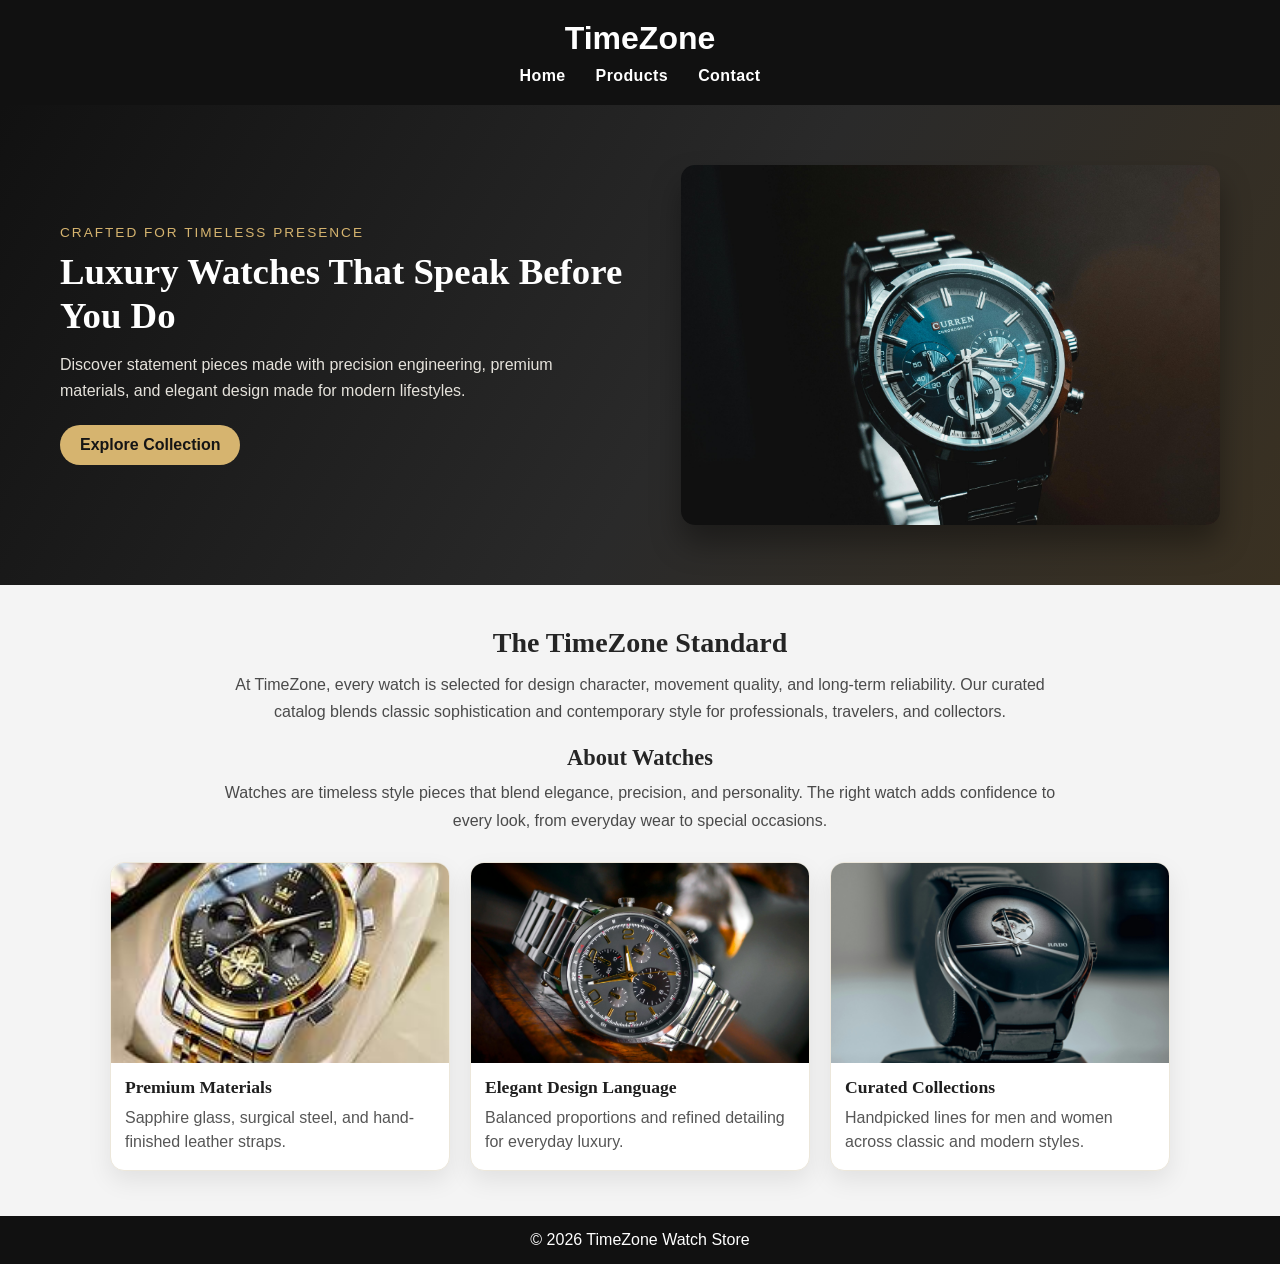
<file: index.html>
<!DOCTYPE html>
<html lang="en">
<head>
    <meta charset="UTF-8">
    <meta name="viewport" content="width=device-width, initial-scale=1.0">
    <title>TimeZone - Home</title>
    <link rel="stylesheet" href="style.css">
</head>
<body>

<header>
    <h1>TimeZone</h1>
    <nav>
        <ul>
            <li><a href="index.html" target="_blank" rel="noopener noreferrer">Home</a></li>
            <li><a href="products.html" target="_blank" rel="noopener noreferrer">Products</a></li>
            <li><a href="contact.html" target="_blank" rel="noopener noreferrer">Contact</a></li>
        </ul>
    </nav>
</header>

<section class="banner home-hero">
    <div class="home-hero-content">
        <p class="hero-kicker">Crafted For Timeless Presence</p>
        <h2>Luxury Watches That Speak Before You Do</h2>
        <p class="hero-subtext">Discover statement pieces made with precision engineering, premium materials, and elegant design made for modern lifestyles.</p>
        <a class="hero-btn" href="products.html" target="_blank" rel="noopener noreferrer">Explore Collection</a>
    </div>
    <div class="home-hero-image">
        <img src="home3.jpg" alt="Luxury watch closeup">
    </div>
</section>

<section class="home-story">
    <h3>The TimeZone Standard</h3>
    <p>At TimeZone, every watch is selected for design character, movement quality, and long-term reliability. Our curated catalog blends classic sophistication and contemporary style for professionals, travelers, and collectors.</p>
</section>

<section class="home-about-watches">
    <h3>About Watches</h3>
    <p>Watches are timeless style pieces that blend elegance, precision, and personality. The right watch adds confidence to every look, from everyday wear to special occasions.</p>
</section>

<section class="home-highlights">
    <article class="highlight-card">
        <img src="home1.jpg" alt="Premium steel watch">
        <h4>Premium Materials</h4>
        <p>Sapphire glass, surgical steel, and hand-finished leather straps.</p>
    </article>

    <article class="highlight-card">
        <img src="home2.jpg" alt="Elegant women's watch">
        <h4>Elegant Design Language</h4>
        <p>Balanced proportions and refined detailing for everyday luxury.</p>
    </article>

    <article class="highlight-card">
        <img src="home4.jpg" alt="Watch collection display">
        <h4>Curated Collections</h4>
        <p>Handpicked lines for men and women across classic and modern styles.</p>
    </article>
</section>

<footer>
    <p>&copy; 2026 TimeZone Watch Store</p>
</footer>

</body>
</html>
</file>
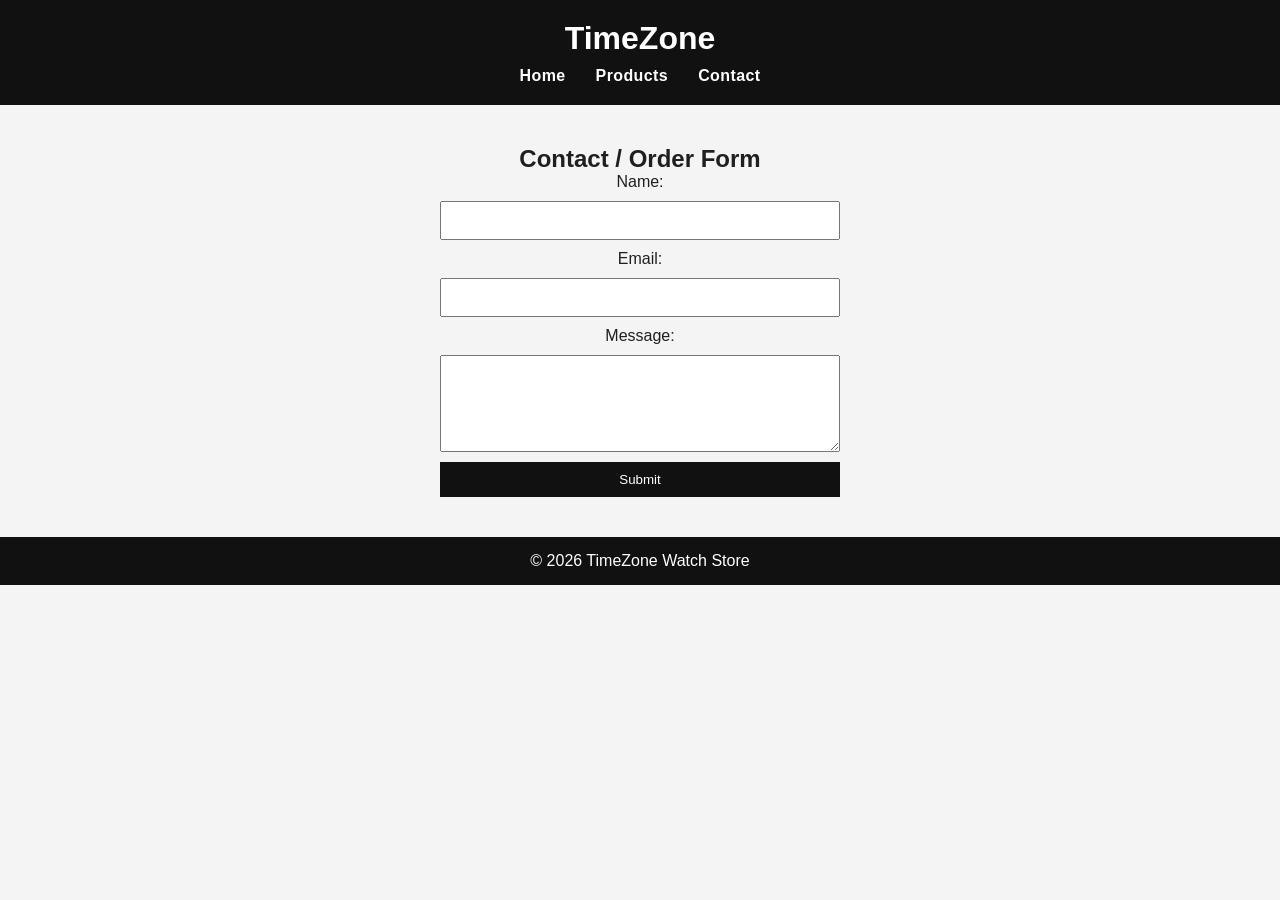
<file: contact.html>
<!DOCTYPE html>
<html lang="en">
<head>
    <meta charset="UTF-8">
    <meta name="viewport" content="width=device-width, initial-scale=1.0">
    <title>TimeZone - Contact</title>
    <link rel="stylesheet" href="style.css">
</head>
<body>

<header>
    <h1>TimeZone</h1>
    <nav>
        <ul>
            <li><a href="index.html" target="_blank" rel="noopener noreferrer">Home</a></li>
            <li><a href="products.html" target="_blank" rel="noopener noreferrer">Products</a></li>
            <li><a href="contact.html" target="_blank" rel="noopener noreferrer">Contact</a></li>
        </ul>
    </nav>
</header>

<section class="contact">
    <h2>Contact / Order Form</h2>

    <form>
        <label for="name">Name:</label>
        <input id="name" type="text" required>

        <label for="email">Email:</label>
        <input id="email" type="email" required>

        <label for="message">Message:</label>
        <textarea id="message" rows="5" required></textarea>

        <button type="submit">Submit</button>
    </form>
</section>

<footer>
    <p>&copy; 2026 TimeZone Watch Store</p>
</footer>

</body>
</html>
</file>
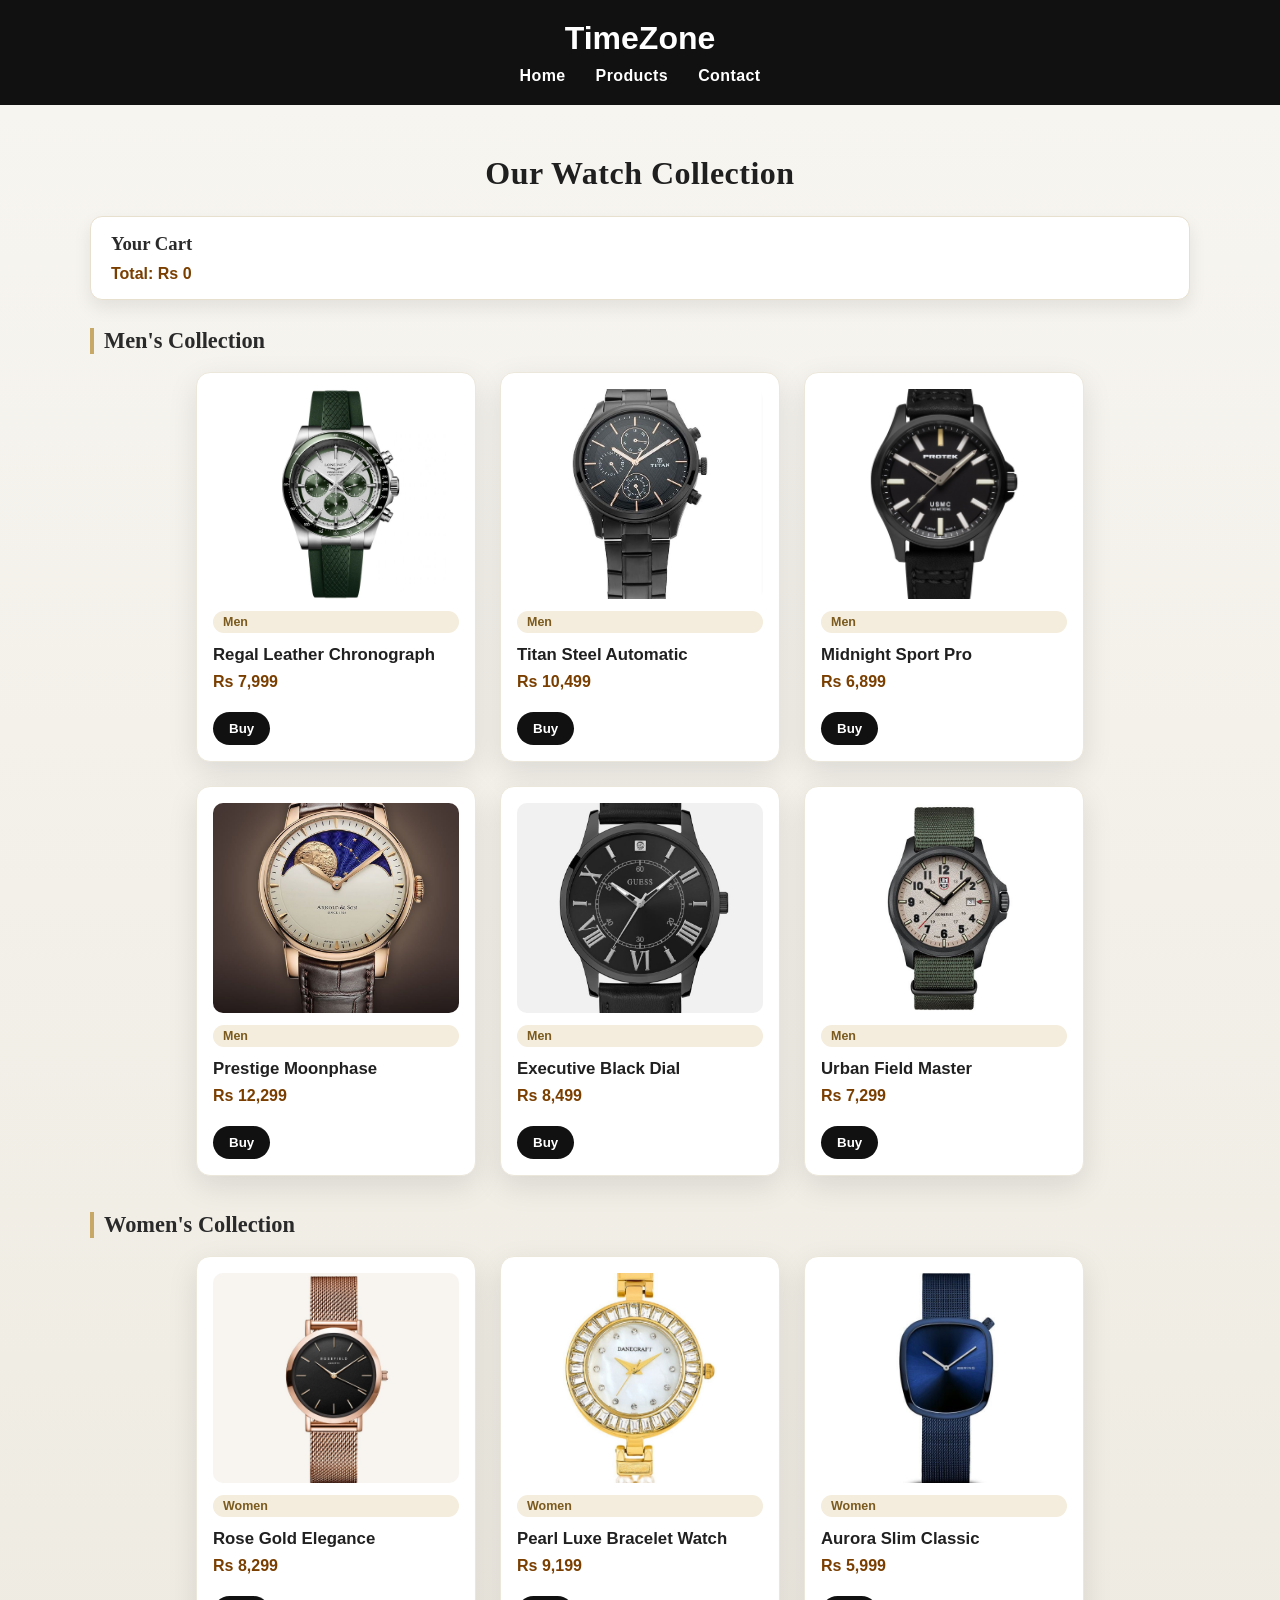
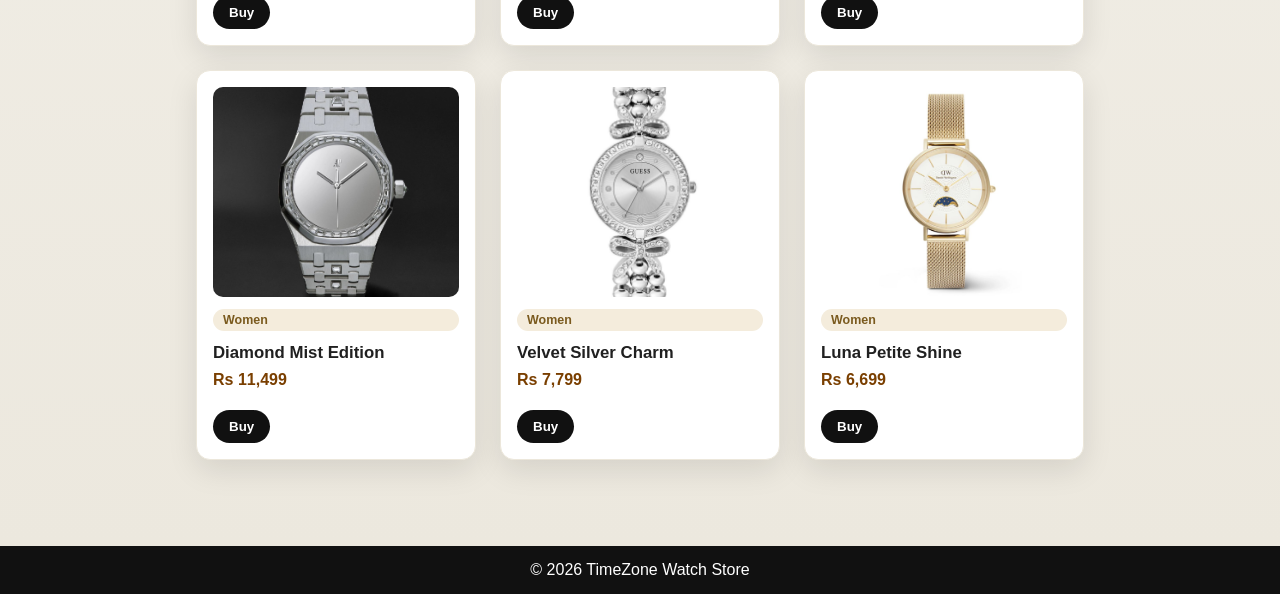
<file: products.html>
<!DOCTYPE html>
<html lang="en">
<head>
    <meta charset="UTF-8">
    <meta name="viewport" content="width=device-width, initial-scale=1.0">
    <title>TimeZone - Products</title>
    <link rel="stylesheet" href="style.css">
</head>
<body>

<header>
    <h1>TimeZone</h1>
    <nav>
        <ul>
            <li><a href="index.html" target="_blank" rel="noopener noreferrer">Home</a></li>
            <li><a href="products.html" target="_blank" rel="noopener noreferrer">Products</a></li>
            <li><a href="contact.html" target="_blank" rel="noopener noreferrer">Contact</a></li>
        </ul>
    </nav>
</header>

<section class="products">
    <h2>Our Watch Collection</h2>
    <section class="cart-section" aria-label="Shopping cart">
        <h3>Your Cart</h3>
        <ul id="cartItems"></ul>
        <p class="cart-total">Total: <span id="cartTotal">Rs 0</span></p>
    </section>

    <div class="product-group">
        <h3>Men's Collection</h3>
        <div class="product-container">
            <div class="product-card">
                <img src="Regal Leather Chronograph.jpg" alt="Regal Leather Chronograph">
                <span class="product-tag">Men</span>
                <h4>Regal Leather Chronograph</h4>
                <p>Rs 7,999</p>
                <button class="buy-btn" type="button">Buy</button>
            </div>

            <div class="product-card">
                <img src="Titan Steel Automatic.jpg" alt="Titan Steel Automatic">
                <span class="product-tag">Men</span>
                <h4>Titan Steel Automatic</h4>
                <p>Rs 10,499</p>
                <button class="buy-btn" type="button">Buy</button>
            </div>

            <div class="product-card">
                <img src="Midnight Sport Pro.jpg" alt="Midnight Sport Pro">
                <span class="product-tag">Men</span>
                <h4>Midnight Sport Pro</h4>
                <p>Rs 6,899</p>
                <button class="buy-btn" type="button">Buy</button>
            </div>

            <div class="product-card">
                <img src="Prestige Moonphase.jpg" alt="Prestige Moonphase">
                <span class="product-tag">Men</span>
                <h4>Prestige Moonphase</h4>
                <p>Rs 12,299</p>
                <button class="buy-btn" type="button">Buy</button>
            </div>

            <div class="product-card">
                <img src="Executive Black Dial.jpg" alt="Executive Black Dial">
                <span class="product-tag">Men</span>
                <h4>Executive Black Dial</h4>
                <p>Rs 8,499</p>
                <button class="buy-btn" type="button">Buy</button>
            </div>

            <div class="product-card">
                <img src="Urban Field Master.jpg" alt="Urban Field Master">
                <span class="product-tag">Men</span>
                <h4>Urban Field Master</h4>
                <p>Rs 7,299</p>
                <button class="buy-btn" type="button">Buy</button>
            </div>
        </div>
    </div>

    <div class="product-group">
        <h3>Women's Collection</h3>
        <div class="product-container">
            <div class="product-card">
                <img src="Rose Gold Elegance.jpg" alt="Rose Gold Elegance">
                <span class="product-tag">Women</span>
                <h4>Rose Gold Elegance</h4>
                <p>Rs 8,299</p>
                <button class="buy-btn" type="button">Buy</button>
            </div>

            <div class="product-card">
                <img src="Pearl Luxe Bracelet Watch.jpg" alt="Pearl Luxe Bracelet Watch">
                <span class="product-tag">Women</span>
                <h4>Pearl Luxe Bracelet Watch</h4>
                <p>Rs 9,199</p>
                <button class="buy-btn" type="button">Buy</button>
            </div>

            <div class="product-card">
                <img src="Aurora Slim Classic.jpg" alt="Aurora Slim Classic">
                <span class="product-tag">Women</span>
                <h4>Aurora Slim Classic</h4>
                <p>Rs 5,999</p>
                <button class="buy-btn" type="button">Buy</button>
            </div>

            <div class="product-card">
                <img src="Diamond Mist Edition.jpg" alt="Diamond Mist Edition">
                <span class="product-tag">Women</span>
                <h4>Diamond Mist Edition</h4>
                <p>Rs 11,499</p>
                <button class="buy-btn" type="button">Buy</button>
            </div>

            <div class="product-card">
                <img src="Velvet Silver Charm.jpg" alt="Velvet Silver Charm">
                <span class="product-tag">Women</span>
                <h4>Velvet Silver Charm</h4>
                <p>Rs 7,799</p>
                <button class="buy-btn" type="button">Buy</button>
            </div>

            <div class="product-card">
                <img src="Luna Petite Shine.jpg" alt="Luna Petite Shine">
                <span class="product-tag">Women</span>
                <h4>Luna Petite Shine</h4>
                <p>Rs 6,699</p>
                <button class="buy-btn" type="button">Buy</button>
            </div>
        </div>
    </div>
</section>

<footer>
    <p>&copy; 2026 TimeZone Watch Store</p>
</footer>



</body>
</html>
</file>
<file: style.css>
* {
    margin: 0;
    padding: 0;
    box-sizing: border-box;
    font-family: "Trebuchet MS", "Segoe UI", sans-serif;
}

body {
    background-color: #f4f4f4;
    color: #1f1f1f;
}

/* Header */
header {
    background-color: #111;
    color: white;
    padding: 20px;
    text-align: center;
}

nav ul {
    list-style: none;
    display: flex;
    justify-content: center;
    margin-top: 10px;
}

nav ul li {
    margin: 0 15px;
}

nav ul li a {
    text-decoration: none;
    color: white;
    font-weight: bold;
    letter-spacing: 0.4px;
}

nav ul li a:hover {
    color: #d6b46f;
}

/* Banner */
.banner {
    background: linear-gradient(135deg, #1f1f1f, #3f3f3f);
    color: white;
    padding: 60px;
    text-align: center;
}

/* Home Page */
.home-hero {
    display: grid;
    grid-template-columns: 1.1fr 1fr;
    gap: 28px;
    align-items: center;
    text-align: left;
    background: linear-gradient(120deg, #111 0%, #2a2a2a 55%, #3a3122 100%);
}

.home-hero-content h2 {
    font-family: Georgia, "Times New Roman", serif;
    font-size: 2.3rem;
    margin: 10px 0 14px;
    line-height: 1.2;
}

.hero-kicker {
    font-size: 0.85rem;
    letter-spacing: 2px;
    text-transform: uppercase;
    color: #d6b46f;
}

.hero-subtext {
    max-width: 540px;
    color: #e5e2db;
    margin-bottom: 22px;
    line-height: 1.6;
}

.hero-btn {
    display: inline-block;
    background-color: #d6b46f;
    color: #151515;
    font-weight: 700;
    padding: 11px 20px;
    border-radius: 999px;
    text-decoration: none;
}

.hero-btn:hover {
    background-color: #e9c882;
}

.home-hero-image img {
    display: block;
    width: 100%;
    height: 360px;
    object-fit: cover;
    object-position: center 28%;
    border-radius: 14px;
    box-shadow: 0 18px 30px rgba(0, 0, 0, 0.35);
}

.home-story {
    max-width: 900px;
    margin: 42px auto 20px;
    text-align: center;
    padding: 0 20px;
}

.home-story h3 {
    font-family: Georgia, "Times New Roman", serif;
    font-size: 1.75rem;
    margin-bottom: 12px;
    color: #252525;
}

.home-story p {
    color: #4a4a4a;
    line-height: 1.7;
}

.home-about-watches {
    max-width: 900px;
    margin: 6px auto 26px;
    text-align: center;
    padding: 0 20px;
}

.home-about-watches h3 {
    font-family: Georgia, "Times New Roman", serif;
    font-size: 1.4rem;
    margin-bottom: 8px;
    color: #252525;
}

.home-about-watches p {
    color: #4a4a4a;
    line-height: 1.7;
}

.home-highlights {
    max-width: 1100px;
    margin: 28px auto 45px;
    padding: 0 20px;
    display: grid;
    grid-template-columns: repeat(3, minmax(240px, 1fr));
    gap: 20px;
}

.highlight-card {
    background: #fff;
    border: 1px solid #ece7db;
    border-radius: 14px;
    overflow: hidden;
    box-shadow: 0 10px 25px rgba(0, 0, 0, 0.08);
}

.highlight-card img {
    display: block;
    width: 100%;
    height: 200px;
    object-fit: cover;
    object-position: center;
}

.highlight-card h4 {
    font-family: Georgia, "Times New Roman", serif;
    font-size: 1.1rem;
    margin: 14px 14px 8px;
}

.highlight-card p {
    margin: 0 14px 16px;
    color: #565656;
    line-height: 1.5;
}

/* Products */
.products {
    padding: 50px 20px;
    text-align: center;
    background: linear-gradient(180deg, #f7f5f0 0%, #ece8de 100%);
}

.products h2 {
    font-family: Georgia, "Times New Roman", serif;
    font-size: 2rem;
    margin-bottom: 24px;
    letter-spacing: 0.5px;
}

.cart-section {
    max-width: 1100px;
    margin: 0 auto 28px;
    background: #fff;
    border: 1px solid #e8e0cf;
    border-radius: 12px;
    padding: 16px 20px;
    text-align: left;
    box-shadow: 0 8px 18px rgba(0, 0, 0, 0.08);
}

.cart-section h3 {
    font-family: Georgia, "Times New Roman", serif;
    margin-bottom: 10px;
    color: #2a2a2a;
}

#cartItems {
    list-style: none;
    margin: 0;
    padding: 0;
}

#cartItems li {
    padding: 7px 0;
    border-bottom: 1px solid #efe8d7;
    color: #333;
}

#cartItems li:last-child {
    border-bottom: 0;
}

.empty-cart {
    color: #686868;
}

.cart-total {
    margin-top: 10px;
    font-weight: 700;
    color: #7a3f00;
}

.product-group {
    max-width: 1100px;
    margin: 0 auto 36px;
}

.product-group h3 {
    font-family: Georgia, "Times New Roman", serif;
    font-size: 1.4rem;
    color: #2a2a2a;
    margin: 10px 0 18px;
    text-align: left;
    border-left: 4px solid #c8a866;
    padding-left: 10px;
}

.product-container {
    display: flex;
    justify-content: center;
    gap: 24px;
    flex-wrap: wrap;
}

.product-card {
    background: #ffffff;
    padding: 16px;
    width: 280px;
    min-height: 390px;
    display: flex;
    flex-direction: column;
    border-radius: 14px;
    box-shadow: 0 10px 30px rgba(0, 0, 0, 0.1);
    border: 1px solid #ece7db;
    transition: transform 0.25s ease, box-shadow 0.25s ease;
    text-align: left;
}

.product-card:hover {
    transform: translateY(-6px);
    box-shadow: 0 14px 34px rgba(0, 0, 0, 0.16);
}

.product-card img {
    display: block;
    width: 100%;
    height: 210px;
    margin: 0 auto;
    object-fit: cover;
    object-position: center;
    border-radius: 10px;
}

.product-tag {
    display: inline-block;
    margin-top: 12px;
    padding: 4px 10px;
    background-color: #f4ecdc;
    color: #7a5a1e;
    font-size: 0.78rem;
    border-radius: 999px;
    font-weight: 600;
}

.product-card h4 {
    margin: 12px 0 8px;
    font-size: 1.05rem;
    color: #202020;
}

.product-card p {
    color: #7a3f00;
    font-weight: 700;
    font-size: 1rem;
    margin-bottom: 12px;
}

.buy-btn {
    margin-top: auto;
    align-self: flex-start;
    padding: 9px 16px;
    border: 0;
    border-radius: 999px;
    background: #111;
    color: #fff;
    font-weight: 700;
    cursor: pointer;
    transition: background-color 0.2s ease;
}

.buy-btn:hover {
    background: #b6862f;
}

/* Contact */
.contact {
    padding: 40px;
    text-align: center;
}

form {
    max-width: 400px;
    margin: auto;
    display: flex;
    flex-direction: column;
}

input,
textarea {
    margin: 10px 0;
    padding: 10px;
}

button {
    padding: 10px;
    background-color: #111;
    color: white;
    border: none;
    cursor: pointer;
}

button:hover {
    background-color: #b6862f;
}

/* Footer */
footer {
    background-color: #111;
    color: white;
    text-align: center;
    padding: 15px;
}

/* Responsive Design */
@media (max-width: 900px) {
    .home-hero {
        grid-template-columns: 1fr;
        text-align: center;
        padding: 45px 20px;
    }

    .hero-subtext {
        margin-left: auto;
        margin-right: auto;
    }

    .home-hero-image img {
        height: 300px;
        object-position: center 35%;
    }

    .home-highlights {
        grid-template-columns: 1fr;
    }

    .highlight-card img {
        height: 220px;
    }
}

@media (max-width: 768px) {
    nav ul {
        flex-direction: column;
    }

    .product-group h3 {
        text-align: center;
        border-left: 0;
        border-bottom: 2px solid #c8a866;
        display: inline-block;
        padding: 0 0 6px;
    }

    .product-container {
        flex-direction: column;
        align-items: center;
    }

    .cart-section {
        text-align: center;
    }
}
</file>
